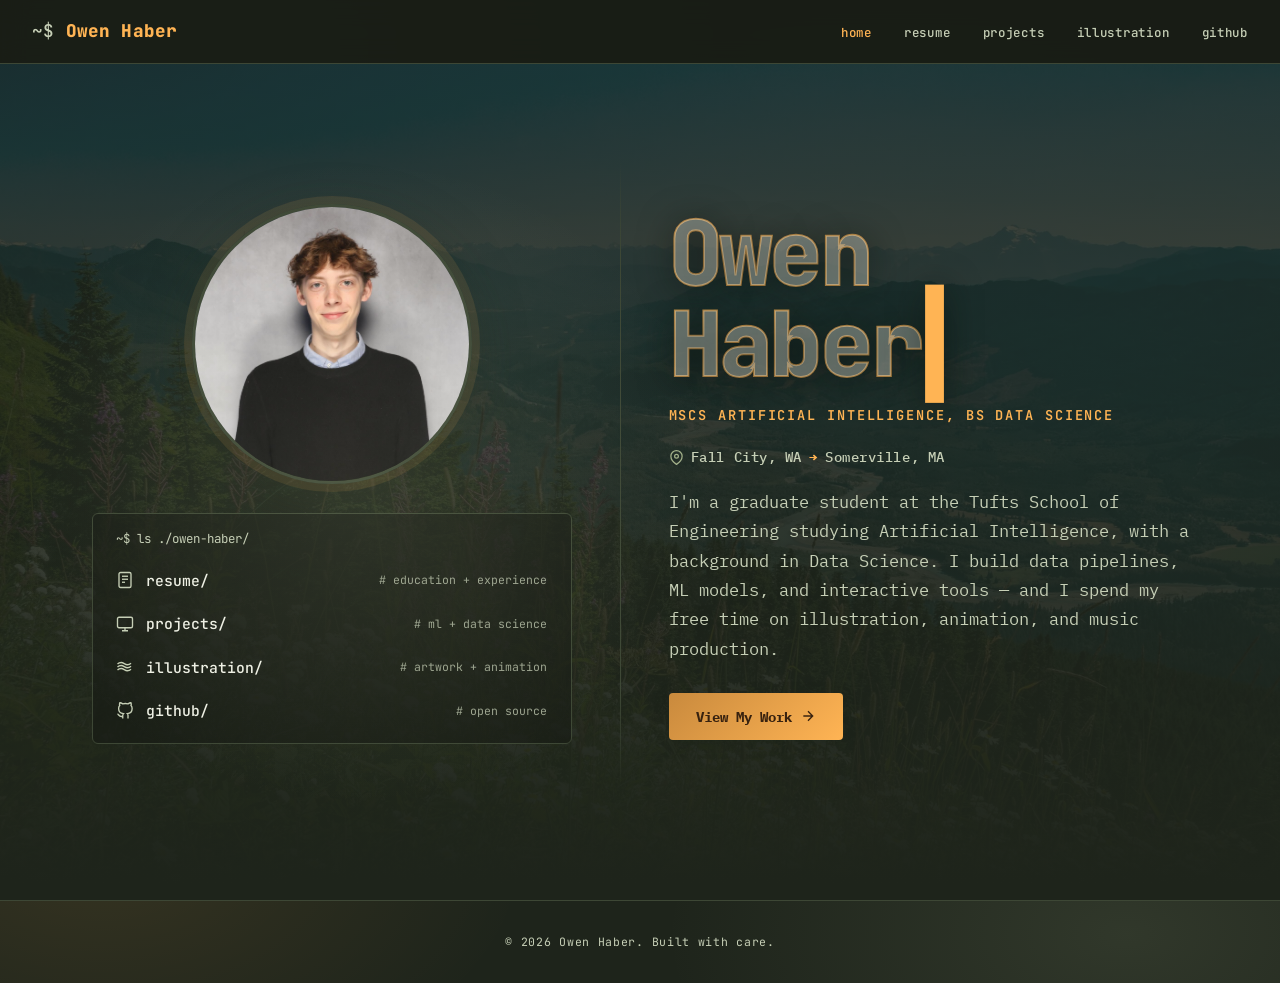
<file: index.html>
<!DOCTYPE html>
<html lang="en">
<head>
  <meta charset="UTF-8" />
  <meta name="viewport" content="width=device-width, initial-scale=1.0" />
  <meta name="description" content="Portfolio of Owen Haber — developer, designer, illustrator." />
  <title>Owen Haber — Portfolio</title>
  <link rel="preconnect" href="https://fonts.googleapis.com" />
  <link rel="preconnect" href="https://fonts.gstatic.com" crossorigin />
  <link href="https://fonts.googleapis.com/css2?family=JetBrains+Mono:wght@400;500;700;800&family=IBM+Plex+Mono:wght@400;500;600&display=swap" rel="stylesheet" />
  <link rel="stylesheet" href="css/style.css?v=26" />
</head>
<body>

  <nav class="nav">
    <a class="nav-logo" href="index.html">Owen Haber</a>
    <ul class="nav-links">
      <li><a href="index.html" class="active">Home</a></li>
      <li><a href="resume.html">Resume</a></li>
      <li><a href="projects.html">Projects</a></li>
      <li><a href="illustrations.html">Illustration</a></li>
      <li><a href="github.html">GitHub</a></li>
    </ul>
  </nav>

  <main class="page">
    <div class="hero-wrap">
    <section class="hero">

      <!-- Left half: photo with a directory listing of sections below -->
      <div class="stage">

        <div class="stage-photo">
          <img src="assets/images/profile_photo.jpeg" alt="Owen Haber" />
        </div>

        <nav class="dir-list" aria-label="Sections">
          <span class="dir-cmd">~$ ls ./owen-haber/</span>

          <a class="dir-row" href="resume.html">
            <svg width="18" height="18" viewBox="0 0 24 24" fill="none" stroke="currentColor" stroke-width="1.8">
              <rect x="4" y="2" width="16" height="20" rx="2"/>
              <line x1="8" y1="7" x2="16" y2="7"/>
              <line x1="8" y1="11" x2="16" y2="11"/>
              <line x1="8" y1="15" x2="12" y2="15"/>
            </svg>
            <span class="dir-name">resume/</span>
            <span class="dir-comment"># education + experience</span>
          </a>

          <a class="dir-row" href="projects.html">
            <svg width="18" height="18" viewBox="0 0 24 24" fill="none" stroke="currentColor" stroke-width="1.8">
              <rect x="2" y="3" width="20" height="14" rx="2"/>
              <path d="M8 21h8M12 17v4"/>
            </svg>
            <span class="dir-name">projects/</span>
            <span class="dir-comment"># ml + data science</span>
          </a>

          <a class="dir-row" href="illustrations.html">
            <svg width="18" height="18" viewBox="0 0 24 24" fill="none" stroke="currentColor" stroke-width="1.8">
              <path d="M2 16s2-2 5-2 5 3 8 3 5-2 5-2"/>
              <path d="M2 12s2-2 5-2 5 3 8 3 5-2 5-2"/>
              <path d="M2 8s2-2 5-2 5 3 8 3 5-2 5-2"/>
            </svg>
            <span class="dir-name">illustration/</span>
            <span class="dir-comment"># artwork + animation</span>
          </a>

          <a class="dir-row" href="github.html">
            <svg width="18" height="18" viewBox="0 0 24 24" fill="none" stroke="currentColor" stroke-width="1.8">
              <path d="M9 19c-5 1.5-5-2.5-7-3m14 6v-3.87a3.37 3.37 0 0 0-.94-2.61c3.14-.35 6.44-1.54 6.44-7A5.44 5.44 0 0 0 20 4.77 5.07 5.07 0 0 0 19.91 1S18.73.65 16 2.48a13.38 13.38 0 0 0-7 0C6.27.65 5.09 1 5.09 1A5.07 5.07 0 0 0 5 4.77a5.44 5.44 0 0 0-1.5 3.78c0 5.42 3.3 6.61 6.44 7A3.37 3.37 0 0 0 9 18.13V22"/>
            </svg>
            <span class="dir-name">github/</span>
            <span class="dir-comment"># open source</span>
          </a>
        </nav>

      </div><!-- /stage -->

      <div class="hero-divider"></div>

      <!-- Bio -->
      <div class="bio">
        <h1 class="bio-name">Owen Haber</h1>
        <p class="bio-title">MSCS Artificial Intelligence, BS Data Science</p>
        <p class="bio-location">
          <svg width="15" height="15" viewBox="0 0 24 24" fill="none" stroke="currentColor" stroke-width="2">
            <path d="M21 10c0 7-9 13-9 13s-9-6-9-13a9 9 0 0 1 18 0z"/><circle cx="12" cy="10" r="3"/>
          </svg>
          Fall City, WA <span class="arrow">&#8594;</span> Somerville, MA
        </p>
        <p class="bio-text">
          I'm a graduate student at the Tufts School of Engineering studying
          Artificial Intelligence, with a background in Data Science. I build data pipelines, ML models, and
          interactive tools — and I spend my free time on illustration, animation,
          and music production.
        </p>
        <a href="resume.html" class="bio-cta">
          View My Work
          <svg width="16" height="16" viewBox="0 0 24 24" fill="none" stroke="currentColor" stroke-width="2">
            <path d="M5 12h14M12 5l7 7-7 7"/>
          </svg>
        </a>
      </div>

    </section>
    </div><!-- /hero-wrap -->
  </main>

  <footer class="footer">
    <p>&copy; <span id="year"></span> Owen Haber. Built with care.</p>
  </footer>

  <script src="js/main.js?v=23"></script>
  <script>
    document.getElementById('year').textContent = new Date().getFullYear();
  </script>
</body>
</html>
</file>
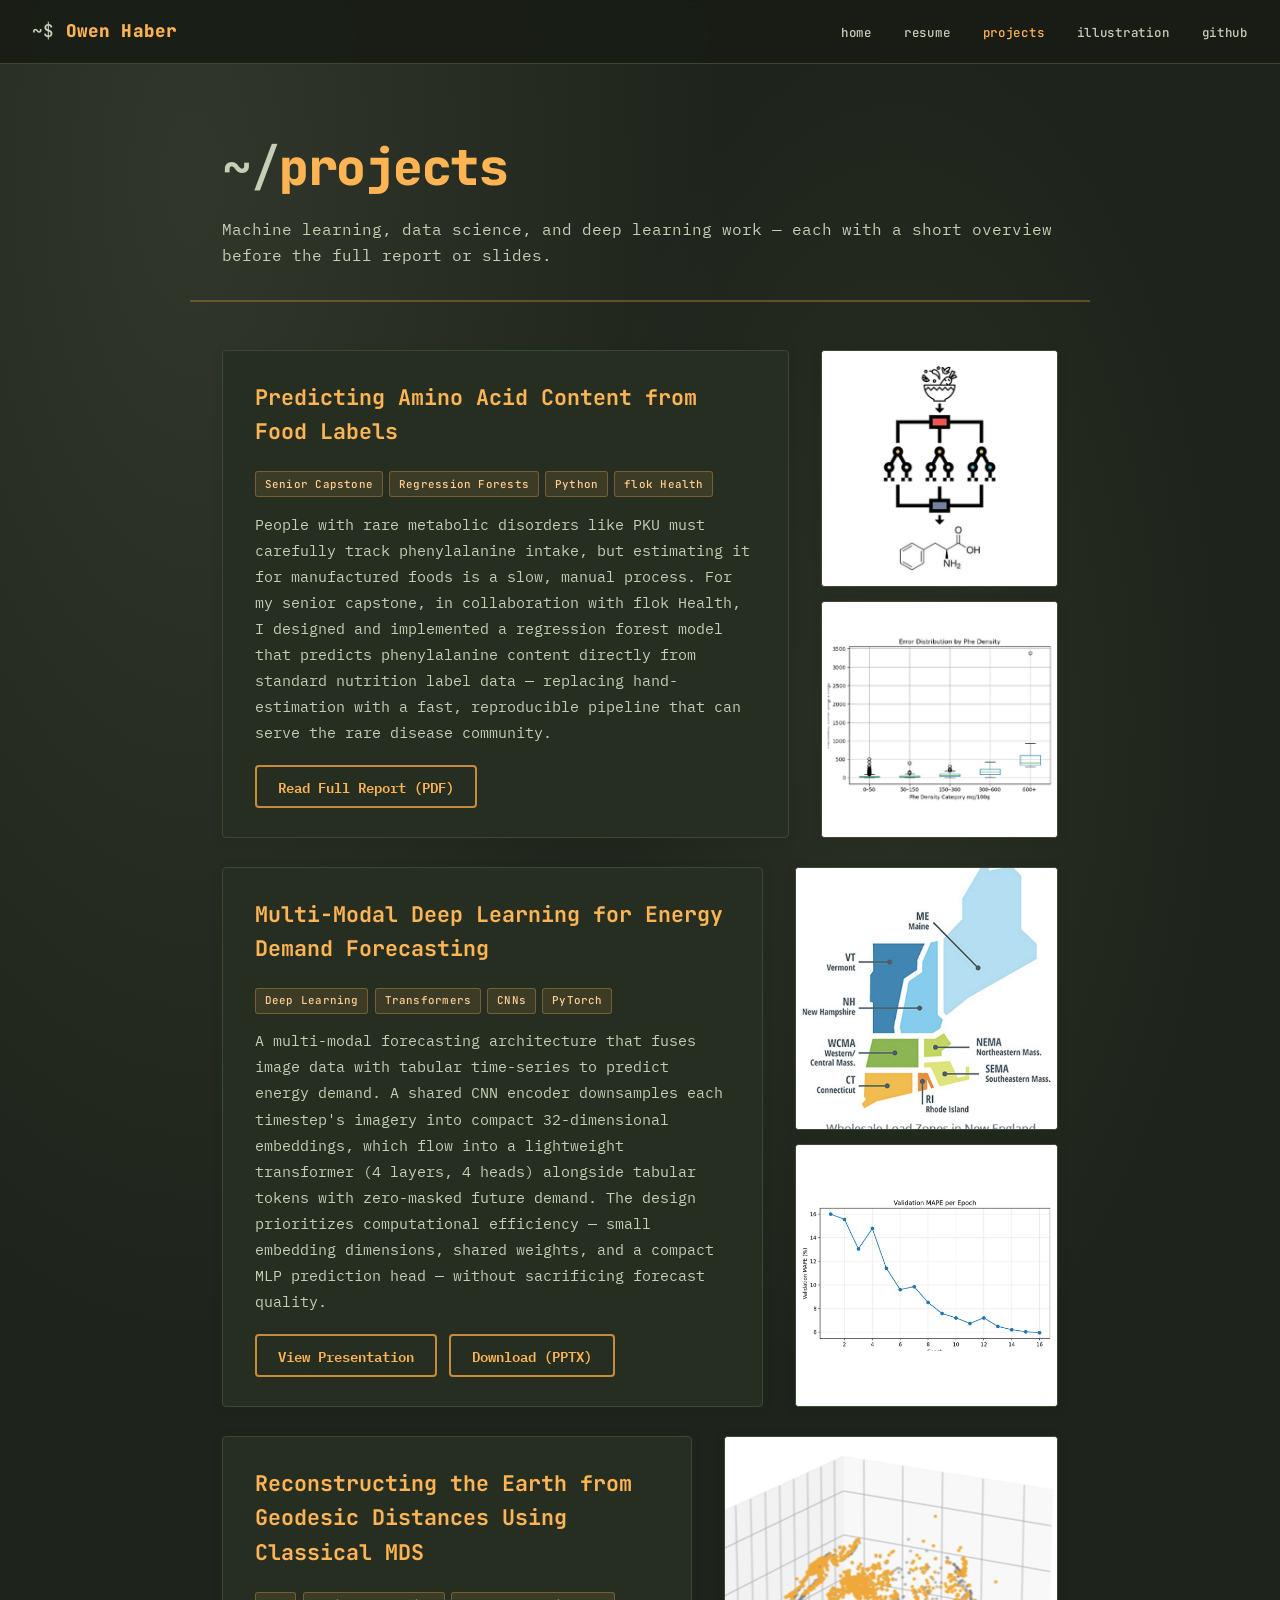
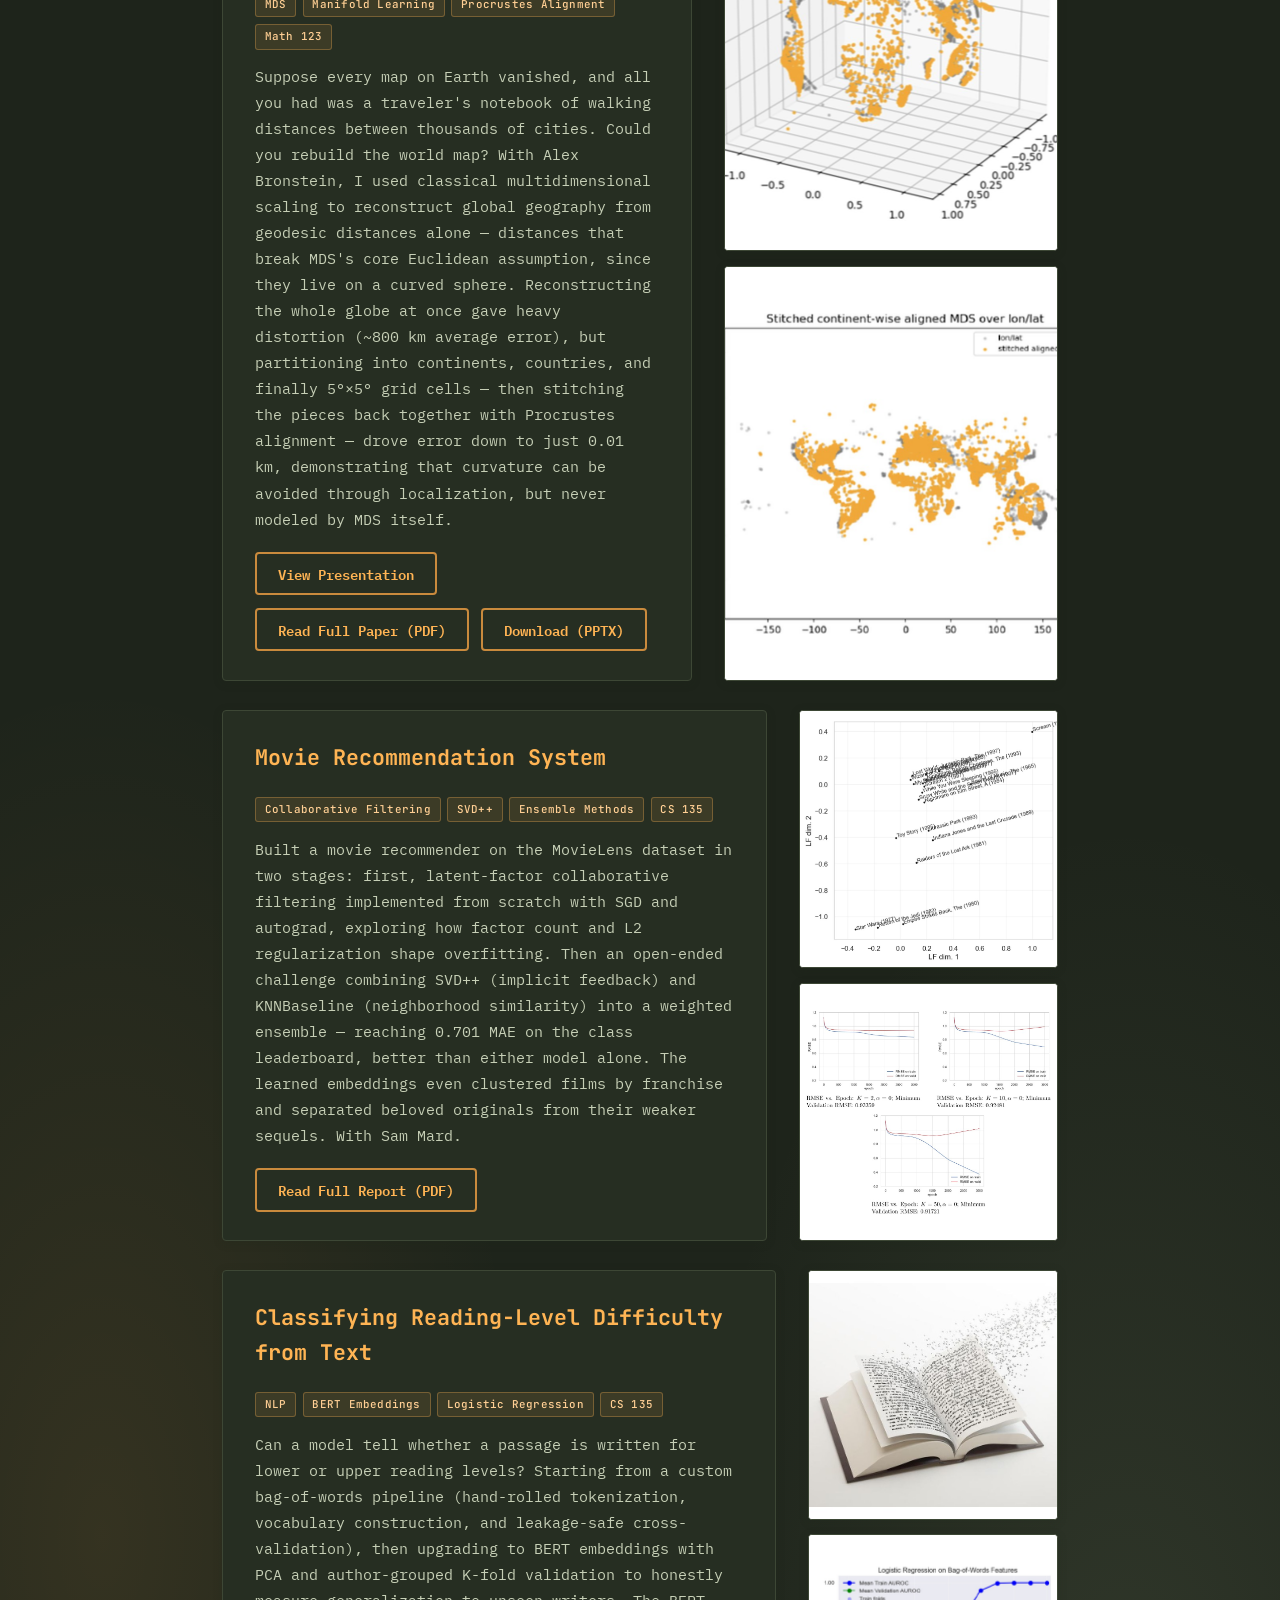
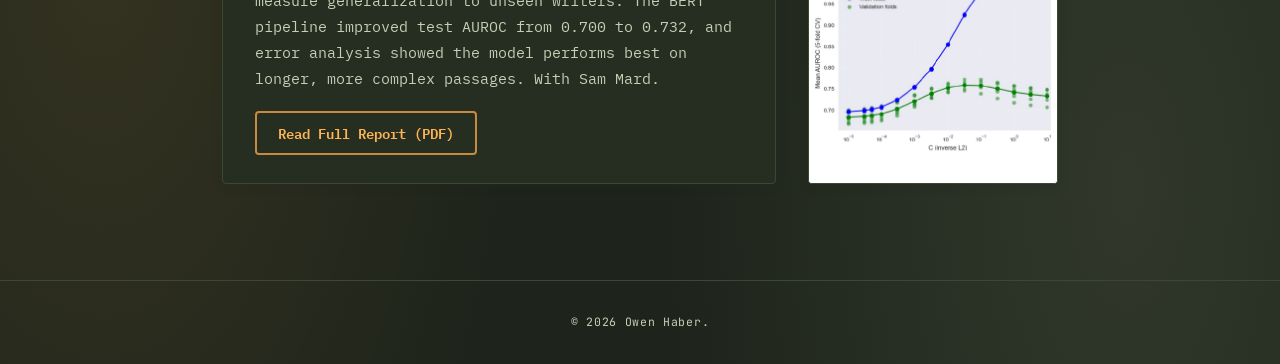
<file: projects.html>
<!DOCTYPE html>
<html lang="en">
<head>
  <meta charset="UTF-8" />
  <meta name="viewport" content="width=device-width, initial-scale=1.0" />
  <meta name="description" content="Projects by Owen Haber" />
  <title>Projects — Owen Haber</title>
  <link rel="preconnect" href="https://fonts.googleapis.com" />
  <link rel="preconnect" href="https://fonts.gstatic.com" crossorigin />
  <link href="https://fonts.googleapis.com/css2?family=JetBrains+Mono:wght@400;500;700;800&family=IBM+Plex+Mono:wght@400;500;600&display=swap" rel="stylesheet" />
  <link rel="stylesheet" href="css/style.css?v=26" />
</head>
<body>

  <nav class="nav">
    <a class="nav-logo" href="index.html">Owen Haber</a>
    <ul class="nav-links">
      <li><a href="index.html">Home</a></li>
      <li><a href="resume.html">Resume</a></li>
      <li><a href="projects.html" class="active">Projects</a></li>
      <li><a href="illustrations.html">Illustration</a></li>
      <li><a href="github.html">GitHub</a></li>
    </ul>
  </nav>

  <main class="page">
    <div class="page-header">
      <h1>Projects</h1>
      <p>Machine learning, data science, and deep learning work — each with a short overview before the full report or slides.</p>
    </div>

    <div class="container">
      <div class="project-list">

        <!-- ── Capstone ── -->
        <article class="project-row"><div class="project-row-main">
          <div class="project-row-head">
            <h3>Predicting Amino Acid Content from Food Labels</h3>
            <div class="project-tags">
              <span class="tag">Senior Capstone</span>
              <span class="tag">Regression Forests</span>
              <span class="tag">Python</span>
              <span class="tag">flok Health</span>
            </div>
          </div>
          <p class="project-overview">
            People with rare metabolic disorders like PKU must carefully track phenylalanine intake,
            but estimating it for manufactured foods is a slow, manual process. For my senior capstone,
            in collaboration with flok Health, I designed and implemented a regression forest model that
            predicts phenylalanine content directly from standard nutrition label data — replacing
            hand-estimation with a fast, reproducible pipeline that can serve the rare disease community.
          </p>
          <div class="project-links">
            <a class="doc-btn" href="assets/projects/capstone-report.pdf" target="_blank" rel="noopener">
              Read Full Report (PDF)
            </a>
          </div>
          </div>
          <div class="project-media-stack">
            <figure class="project-media" data-file="capstone.jpg">
            <img src="assets/projects/photos/capstone.jpg" alt="Amino acid prediction project" loading="lazy"
                 onerror="this.parentElement.classList.add('empty')" />
          </figure>
            <figure class="project-media">
              <img src="assets/projects/photos/capstone-graph.jpg" alt="Error distribution by Phe density — capstone results" loading="lazy" />
            </figure>
          </div>
        </article>

        <!-- ── Energy forecasting ── -->
        <article class="project-row"><div class="project-row-main">
          <div class="project-row-head">
            <h3>Multi-Modal Deep Learning for Energy Demand Forecasting</h3>
            <div class="project-tags">
              <span class="tag">Deep Learning</span>
              <span class="tag">Transformers</span>
              <span class="tag">CNNs</span>
              <span class="tag">PyTorch</span>
            </div>
          </div>
          <p class="project-overview">
            A multi-modal forecasting architecture that fuses image data with tabular time-series to
            predict energy demand. A shared CNN encoder downsamples each timestep's imagery into compact
            32-dimensional embeddings, which flow into a lightweight transformer (4 layers, 4 heads)
            alongside tabular tokens with zero-masked future demand. The design prioritizes computational
            efficiency — small embedding dimensions, shared weights, and a compact MLP prediction head —
            without sacrificing forecast quality.
          </p>
          <div class="project-links">
            <a class="doc-btn view-deck" href="#" data-deck="assets/projects/slides/energy" data-count="9">
              View Presentation
            </a>
            <a class="doc-btn" href="assets/projects/energy-demand-forecasting.pptx" download>
              Download (PPTX)
            </a>
          </div>
          </div>
          <div class="project-media-stack">
            <figure class="project-media" data-file="energy.jpg">
            <img src="assets/projects/photos/energy.jpg" alt="Energy demand forecasting project" loading="lazy"
                 onerror="this.parentElement.classList.add('empty')" />
          </figure>
            <figure class="project-media">
              <img src="assets/projects/photos/energy-graph.jpg" alt="Validation MAPE per epoch — energy model results" loading="lazy" />
            </figure>
          </div>
        </article>

        <!-- ── MDS Global Maps (paper + slides) ── -->
        <article class="project-row"><div class="project-row-main">
          <div class="project-row-head">
            <h3>Reconstructing the Earth from Geodesic Distances Using Classical MDS</h3>
            <div class="project-tags">
              <span class="tag">MDS</span>
              <span class="tag">Manifold Learning</span>
              <span class="tag">Procrustes Alignment</span>
              <span class="tag">Math 123</span>
            </div>
          </div>
          <p class="project-overview">
            Suppose every map on Earth vanished, and all you had was a traveler's notebook of walking
            distances between thousands of cities. Could you rebuild the world map? With Alex Bronstein,
            I used classical multidimensional scaling to reconstruct global geography from geodesic
            distances alone — distances that break MDS's core Euclidean assumption, since they live on a
            curved sphere. Reconstructing the whole globe at once gave heavy distortion (~800 km average
            error), but partitioning into continents, countries, and finally 5°×5° grid cells — then
            stitching the pieces back together with Procrustes alignment — drove error down to just
            0.01 km, demonstrating that curvature can be avoided through localization, but never modeled
            by MDS itself.
          </p>
          <div class="project-links">
            <a class="doc-btn view-deck" href="#" data-deck="assets/projects/slides/mds" data-count="23">
              View Presentation
            </a>
            <a class="doc-btn" href="assets/projects/math123-final.pdf" target="_blank" rel="noopener">
              Read Full Paper (PDF)
            </a>
            <a class="doc-btn" href="assets/projects/mds-global-maps.pptx" download>
              Download (PPTX)
            </a>
          </div>
          </div>
          <div class="project-media-stack">
            <figure class="project-media" data-file="mds.jpg">
            <img src="assets/projects/photos/mds.jpg" alt="MDS global map reconstruction project" loading="lazy"
                 onerror="this.parentElement.classList.add('empty')" />
          </figure>
            <figure class="project-media">
              <img src="assets/projects/photos/mds-graph.jpg" alt="Stitched continent-wise MDS world reconstruction" loading="lazy" />
            </figure>
          </div>
        </article>

        <!-- ── Movie recommendations ── -->
        <article class="project-row"><div class="project-row-main">
          <div class="project-row-head">
            <h3>Movie Recommendation System</h3>
            <div class="project-tags">
              <span class="tag">Collaborative Filtering</span>
              <span class="tag">SVD++</span>
              <span class="tag">Ensemble Methods</span>
              <span class="tag">CS 135</span>
            </div>
          </div>
          <p class="project-overview">
            Built a movie recommender on the MovieLens dataset in two stages: first, latent-factor
            collaborative filtering implemented from scratch with SGD and autograd, exploring how factor
            count and L2 regularization shape overfitting. Then an open-ended challenge combining SVD++
            (implicit feedback) and KNNBaseline (neighborhood similarity) into a weighted ensemble —
            reaching 0.701 MAE on the class leaderboard, better than either model alone. The learned
            embeddings even clustered films by franchise and separated beloved originals from their
            weaker sequels. With Sam Mard.
          </p>
          <div class="project-links">
            <a class="doc-btn" href="assets/projects/movie-recommendations.pdf" target="_blank" rel="noopener">
              Read Full Report (PDF)
            </a>
          </div>
          </div>
          <div class="project-media-stack">
            <figure class="project-media" data-file="movie-recs.jpg">
            <img src="assets/projects/photos/movie-recs.jpg" alt="Movie recommendation system project" loading="lazy" style="object-position:12% 50%"
                 onerror="this.parentElement.classList.add('empty')" />
          </figure>
            <figure class="project-media">
              <img src="assets/projects/photos/movie-recs-graph.jpg" alt="RMSE training curves across factor counts" loading="lazy" />
            </figure>
          </div>
        </article>

        <!-- ── Reading level classification ── -->
        <article class="project-row"><div class="project-row-main">
          <div class="project-row-head">
            <h3>Classifying Reading-Level Difficulty from Text</h3>
            <div class="project-tags">
              <span class="tag">NLP</span>
              <span class="tag">BERT Embeddings</span>
              <span class="tag">Logistic Regression</span>
              <span class="tag">CS 135</span>
            </div>
          </div>
          <p class="project-overview">
            Can a model tell whether a passage is written for lower or upper reading levels? Starting
            from a custom bag-of-words pipeline (hand-rolled tokenization, vocabulary construction, and
            leakage-safe cross-validation), then upgrading to BERT embeddings with PCA and author-grouped
            K-fold validation to honestly measure generalization to unseen writers. The BERT pipeline
            improved test AUROC from 0.700 to 0.732, and error analysis showed the model performs best on
            longer, more complex passages. With Sam Mard.
          </p>
          <div class="project-links">
            <a class="doc-btn" href="assets/projects/reading-level-classification.pdf" target="_blank" rel="noopener">
              Read Full Report (PDF)
            </a>
          </div>
          </div>
          <div class="project-media-stack">
            <figure class="project-media" data-file="reading-level.jpg">
            <img src="assets/projects/photos/reading-level.jpg" alt="Reading-level classification project" loading="lazy"
                 onerror="this.parentElement.classList.add('empty')" />
          </figure>
            <figure class="project-media">
              <img src="assets/projects/photos/reading-level-graph.jpg" alt="AUROC vs regularization strength" loading="lazy" />
            </figure>
          </div>
        </article>

      </div>
    </div>
  </main>

  <footer class="footer">
    <p>&copy; <span id="year"></span> Owen Haber.</p>
  </footer>

  <script src="js/main.js?v=23"></script>
  <script>document.getElementById('year').textContent = new Date().getFullYear();</script>
</body>
</html>
</file>
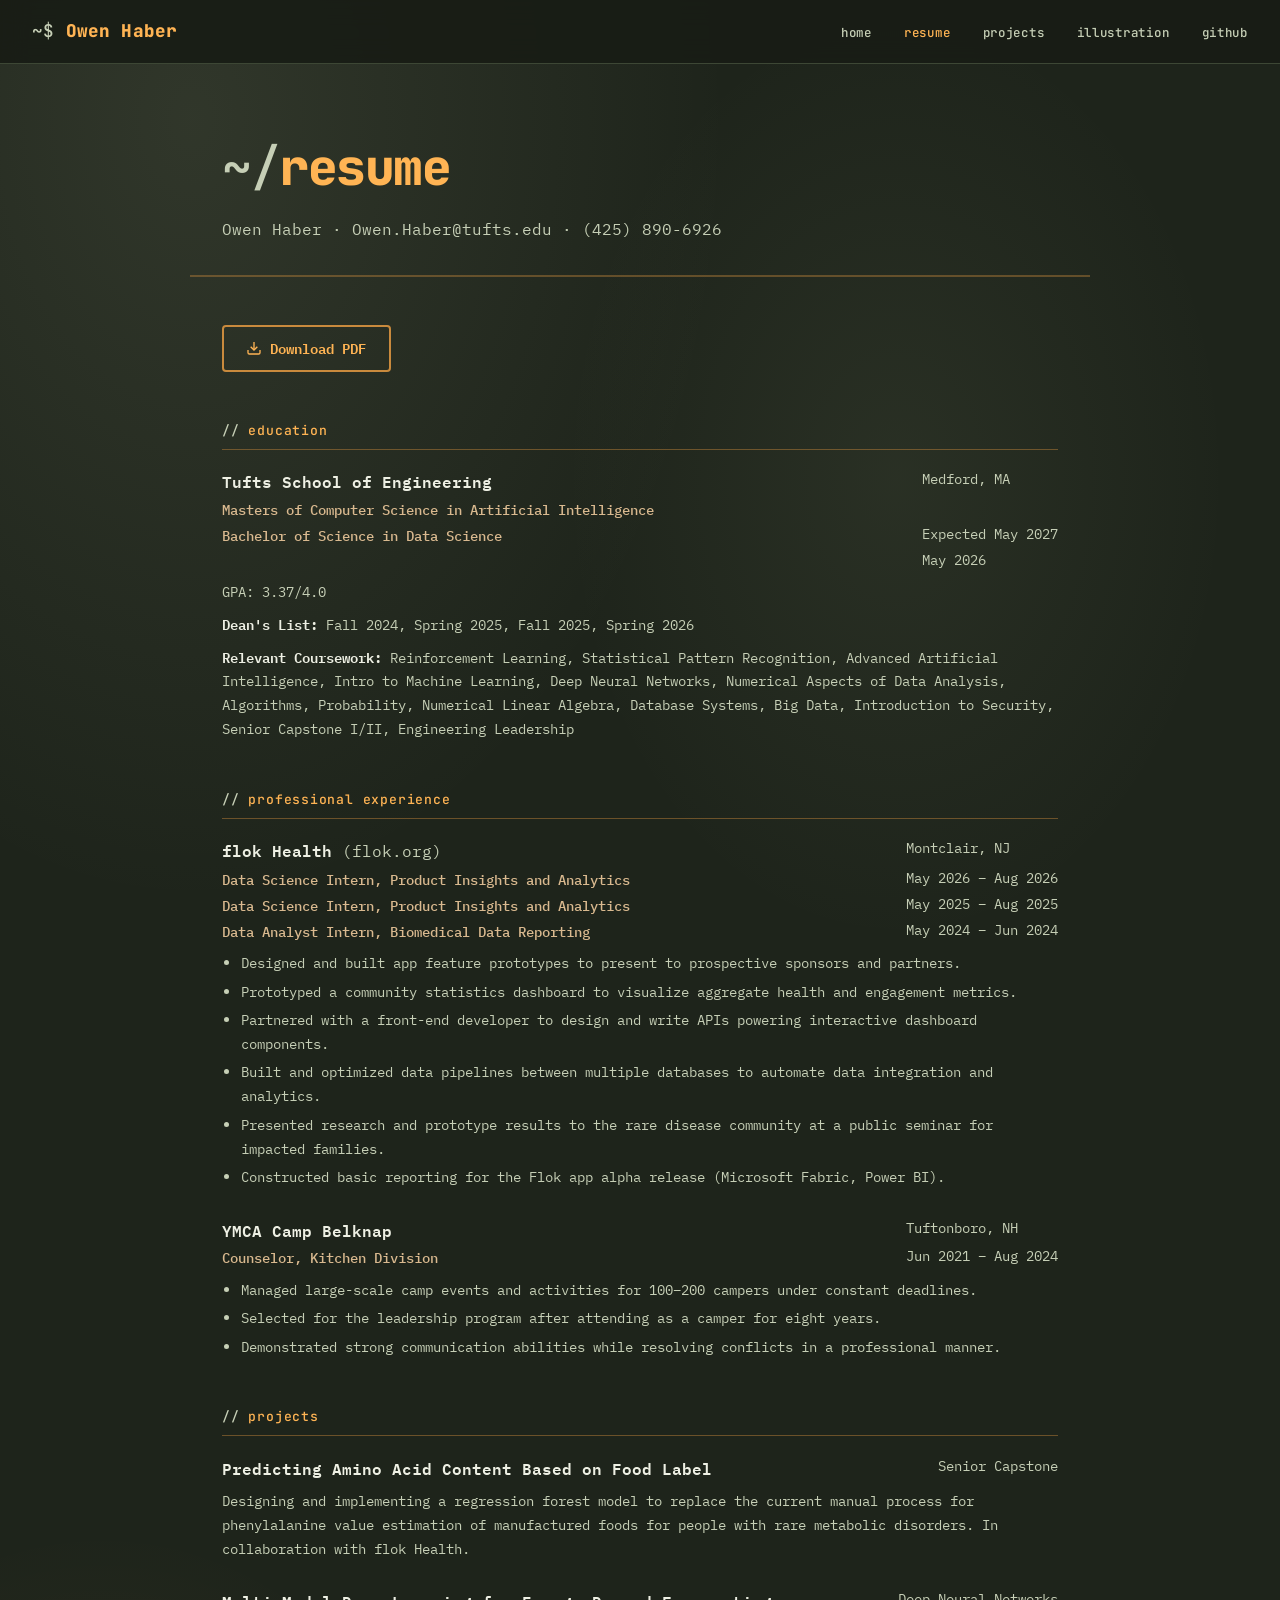
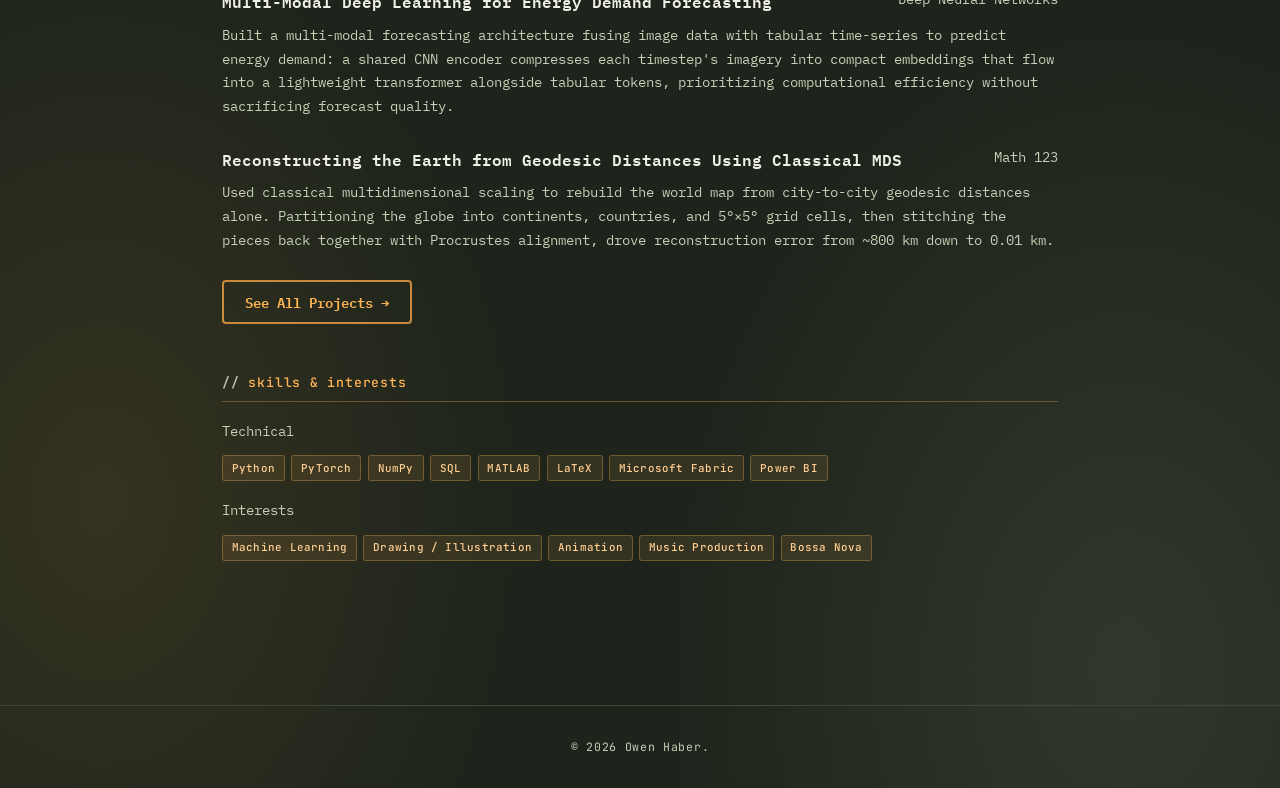
<file: resume.html>
<!DOCTYPE html>
<html lang="en">
<head>
  <meta charset="UTF-8" />
  <meta name="viewport" content="width=device-width, initial-scale=1.0" />
  <meta name="description" content="Resume of Owen Haber" />
  <title>Resume — Owen Haber</title>
  <link rel="preconnect" href="https://fonts.googleapis.com" />
  <link rel="preconnect" href="https://fonts.gstatic.com" crossorigin />
  <link href="https://fonts.googleapis.com/css2?family=JetBrains+Mono:wght@400;500;700;800&family=IBM+Plex+Mono:wght@400;500;600&display=swap" rel="stylesheet" />
  <link rel="stylesheet" href="css/style.css?v=26" />
</head>
<body>

  <nav class="nav">
    <a class="nav-logo" href="index.html">Owen Haber</a>
    <ul class="nav-links">
      <li><a href="index.html">Home</a></li>
      <li><a href="resume.html" class="active">Resume</a></li>
      <li><a href="projects.html">Projects</a></li>
      <li><a href="illustrations.html">Illustration</a></li>
      <li><a href="github.html">GitHub</a></li>
    </ul>
  </nav>

  <main class="page">
    <div class="page-header">
      <h1>Resume</h1>
      <p>Owen Haber · Owen.Haber@tufts.edu · (425) 890-6926</p>
    </div>

    <div class="container">

      <a class="resume-download" href="assets/resume.pdf" download>
        <svg width="16" height="16" viewBox="0 0 24 24" fill="none" stroke="currentColor" stroke-width="2">
          <path d="M21 15v4a2 2 0 0 1-2 2H5a2 2 0 0 1-2-2v-4"/>
          <polyline points="7 10 12 15 17 10"/><line x1="12" y1="15" x2="12" y2="3"/>
        </svg>
        Download PDF
      </a>

      <!-- Education -->
      <section class="resume-section">
        <h2>Education</h2>

        <div class="resume-item">
          <span class="resume-item-title">Tufts School of Engineering</span>
          <span class="resume-item-date">Medford, MA</span>
          <span class="resume-item-sub">Masters of Computer Science in Artificial Intelligence</span>
          <span class="resume-item-date" style="grid-column:2;grid-row:3">Expected May 2027</span>
          <span class="resume-item-sub" style="grid-column:1">Bachelor of Science in Data Science</span>
          <span class="resume-item-date" style="grid-column:2">May 2026</span>
          <p class="resume-item-desc">GPA: 3.37/4.0</p>
          <p class="resume-item-desc">
            <strong style="color:var(--text);font-weight:600">Dean's List:</strong>
            Fall 2024, Spring 2025, Fall 2025, Spring 2026
          </p>
          <p class="resume-item-desc">
            <strong style="color:var(--text);font-weight:600">Relevant Coursework:</strong>
            Reinforcement Learning, Statistical Pattern Recognition, Advanced Artificial Intelligence,
            Intro to Machine Learning, Deep Neural Networks, Numerical Aspects of Data Analysis,
            Algorithms, Probability, Numerical Linear Algebra, Database Systems, Big Data,
            Introduction to Security, Senior Capstone I/II, Engineering Leadership
          </p>
        </div>
      </section>

      <!-- Experience -->
      <section class="resume-section">
        <h2>Professional Experience</h2>

        <div class="resume-item">
          <span class="resume-item-title">flok Health <span style="font-weight:400;color:var(--muted)">(flok.org)</span></span>
          <span class="resume-item-date">Montclair, NJ</span>
          <span class="resume-item-sub">Data Science Intern, Product Insights and Analytics</span>
          <span class="resume-item-date">May 2026 – Aug 2026</span>
          <span class="resume-item-sub">Data Science Intern, Product Insights and Analytics</span>
          <span class="resume-item-date">May 2025 – Aug 2025</span>
          <span class="resume-item-sub">Data Analyst Intern, Biomedical Data Reporting</span>
          <span class="resume-item-date">May 2024 – Jun 2024</span>
          <ul class="resume-item-desc" style="padding-left:1.2rem;display:flex;flex-direction:column;gap:0.3rem">
            <li>Designed and built app feature prototypes to present to prospective sponsors and partners.</li>
            <li>Prototyped a community statistics dashboard to visualize aggregate health and engagement metrics.</li>
            <li>Partnered with a front-end developer to design and write APIs powering interactive dashboard components.</li>
            <li>Built and optimized data pipelines between multiple databases to automate data integration and analytics.</li>
            <li>Presented research and prototype results to the rare disease community at a public seminar for impacted families.</li>
            <li>Constructed basic reporting for the Flok app alpha release (Microsoft Fabric, Power BI).</li>
          </ul>
        </div>

        <div class="resume-item">
          <span class="resume-item-title">YMCA Camp Belknap</span>
          <span class="resume-item-date">Tuftonboro, NH</span>
          <span class="resume-item-sub">Counselor, Kitchen Division</span>
          <span class="resume-item-date">Jun 2021 – Aug 2024</span>
          <ul class="resume-item-desc" style="padding-left:1.2rem;display:flex;flex-direction:column;gap:0.3rem">
            <li>Managed large-scale camp events and activities for 100–200 campers under constant deadlines.</li>
            <li>Selected for the leadership program after attending as a camper for eight years.</li>
            <li>Demonstrated strong communication abilities while resolving conflicts in a professional manner.</li>
          </ul>
        </div>
      </section>

      <!-- Projects -->
      <section class="resume-section">
        <h2>Projects</h2>
        <div class="resume-item">
          <span class="resume-item-title">Predicting Amino Acid Content Based on Food Label</span>
          <span class="resume-item-date">Senior Capstone</span>
          <p class="resume-item-desc">
            Designing and implementing a regression forest model to replace the current manual process for
            phenylalanine value estimation of manufactured foods for people with rare metabolic disorders.
            In collaboration with flok Health.
          </p>
        </div>

        <div class="resume-item">
          <span class="resume-item-title">Multi-Modal Deep Learning for Energy Demand Forecasting</span>
          <span class="resume-item-date">Deep Neural Networks</span>
          <p class="resume-item-desc">
            Built a multi-modal forecasting architecture fusing image data with tabular time-series to
            predict energy demand: a shared CNN encoder compresses each timestep's imagery into compact
            embeddings that flow into a lightweight transformer alongside tabular tokens, prioritizing
            computational efficiency without sacrificing forecast quality.
          </p>
        </div>

        <div class="resume-item">
          <span class="resume-item-title">Reconstructing the Earth from Geodesic Distances Using Classical MDS</span>
          <span class="resume-item-date">Math 123</span>
          <p class="resume-item-desc">
            Used classical multidimensional scaling to rebuild the world map from city-to-city geodesic
            distances alone. Partitioning the globe into continents, countries, and 5°×5° grid cells,
            then stitching the pieces back together with Procrustes alignment, drove reconstruction
            error from ~800 km down to 0.01 km.
          </p>
        </div>

        <div class="project-links" style="margin-top:1.2rem">
          <a class="doc-btn" href="projects.html">See All Projects →</a>
        </div>
      </section>

      <!-- Skills -->
      <section class="resume-section">
        <h2>Skills &amp; Interests</h2>
        <p style="color:var(--muted);font-size:0.85rem;margin-bottom:0.8rem">Technical</p>
        <div class="project-tags" style="margin-top:0;margin-bottom:1.2rem">
          <span class="tag">Python</span>
          <span class="tag">PyTorch</span>
          <span class="tag">NumPy</span>
          <span class="tag">SQL</span>
          <span class="tag">MATLAB</span>
          <span class="tag">LaTeX</span>
          <span class="tag">Microsoft Fabric</span>
          <span class="tag">Power BI</span>
        </div>
        <p style="color:var(--muted);font-size:0.85rem;margin-bottom:0.8rem">Interests</p>
        <div class="project-tags" style="margin-top:0">
          <span class="tag">Machine Learning</span>
          <span class="tag">Drawing / Illustration</span>
          <span class="tag">Animation</span>
          <span class="tag">Music Production</span>
          <span class="tag">Bossa Nova</span>
        </div>
      </section>

    </div>
  </main>

  <footer class="footer">
    <p>&copy; <span id="year"></span> Owen Haber.</p>
  </footer>

  <script src="js/main.js?v=23"></script>
  <script>document.getElementById('year').textContent = new Date().getFullYear();</script>
</body>
</html>
</file>
<file: css/style.css>
/* ============================================================
   ROOT & RESET — Pacific Northwest theme
   ============================================================ */
*, *::before, *::after { box-sizing: border-box; margin: 0; padding: 0; }

:root {
  --bg:        #1e241b;   /* near-black forest — terminal ground */
  --surface:   #262e22;   /* panel */
  --border:    #3d4735;   /* panel border */
  --accent:    #c2cf9f;   /* light moss */
  --accent2:   #a3b18a;   /* lichen green */
  --lichen:    #d4dbb2;   /* pale lichen highlight */
  --wood:      #b08968;   /* light wood */
  --wood-dark: #5e4326;   /* bark brown */
  --wood-ring: #9c6644;   /* ring brown */
  --amber:      #ffb454;  /* phosphor amber — primary accent */
  --amber-deep: #c98a3d;  /* dimmed amber for fills and borders */
  --text:      #eef0e4;   /* warm off-white */
  --muted:     #c6cfb6;   /* muted sage */
  --firefly:   #ffe08a;   /* firefly yellow */
  --radius:    4px;
  --nav-h:     64px;
  --font-display: 'JetBrains Mono', 'Cascadia Code', ui-monospace, monospace;
  --font-body: 'IBM Plex Mono', ui-monospace, monospace;
  --font-mono: 'JetBrains Mono', ui-monospace, monospace;
  --ease: cubic-bezier(0.25, 0.6, 0.35, 1);
}

/* Selection + focus: part of the identity, not browser defaults */
::selection {
  background: var(--amber);
  color: #38220f;
}

:focus-visible {
  outline: 2px solid var(--firefly);
  outline-offset: 3px;
  border-radius: 4px;
}

@media (prefers-reduced-motion: reduce) {
  *, *::before, *::after {
    transition-duration: 0.01ms !important;
    animation-duration: 0.01ms !important;
    scroll-behavior: auto !important;
  }
}

html { scroll-behavior: smooth; }

/* ============================================================
   PAGE TRANSITIONS
   Cross-document view transitions: the nav and footer persist
   while the page content slide-fades between pages.
   ============================================================ */
@view-transition { navigation: auto; }

.nav    { view-transition-name: site-nav; }
.footer { view-transition-name: site-footer; }

::view-transition-old(root) {
  animation: vt-leave 240ms var(--ease) both;
}

::view-transition-new(root) {
  animation: vt-enter 340ms var(--ease) both;
}

@keyframes vt-leave {
  to { opacity: 0; transform: translateY(-14px); }
}

@keyframes vt-enter {
  from { opacity: 0; transform: translateY(18px); }
}

/* Fallback: JS adds .page-fade when no view transition ran
   (unsupported browser, or the transition was skipped) */
html.page-fade .page { animation: page-enter 460ms var(--ease) both; }

/* Inner-page content rises in a beat behind the header */
html.page-fade .project-row,
html.page-fade .resume-section,
html.page-fade .illus-section,
html.page-fade .github-hero {
  animation: page-enter 500ms var(--ease) both;
}
html.page-fade .project-row:nth-child(1),
html.page-fade .resume-section:nth-of-type(1),
html.page-fade .illus-section:nth-of-type(1) { animation-delay: 0.08s; }
html.page-fade .project-row:nth-child(2),
html.page-fade .resume-section:nth-of-type(2),
html.page-fade .illus-section:nth-of-type(2) { animation-delay: 0.15s; }
html.page-fade .project-row:nth-child(3),
html.page-fade .resume-section:nth-of-type(3),
html.page-fade .illus-section:nth-of-type(3) { animation-delay: 0.22s; }
html.page-fade .project-row:nth-child(4),
html.page-fade .resume-section:nth-of-type(4) { animation-delay: 0.29s; }
html.page-fade .project-row:nth-child(n+5) { animation-delay: 0.36s; }

@keyframes page-enter {
  from { opacity: 0; transform: translateY(14px); }
}

@media (prefers-reduced-motion: reduce) {
  ::view-transition-old(root),
  ::view-transition-new(root),
  ::view-transition-group(*) {
    animation: none !important;
  }
}

body {
  background: var(--bg);
  /* mossy/lichen washes over dark sage */
  background-image:
    radial-gradient(ellipse 70% 55% at 15% 5%, rgba(212,219,178,0.10) 0%, transparent 60%),
    radial-gradient(ellipse 60% 45% at 88% 95%, rgba(163,177,138,0.14) 0%, transparent 60%),
    radial-gradient(ellipse 40% 30% at 70% 20%, rgba(194,207,159,0.07) 0%, transparent 65%),
    radial-gradient(ellipse 55% 40% at 8% 88%, rgba(255,180,84,0.10) 0%, transparent 60%);
  color: var(--text);
  font-family: var(--font-body);
  font-size: 16px;
  line-height: 1.6;
  min-height: 100vh;
  -webkit-font-smoothing: antialiased;
}

a { color: var(--accent); text-decoration: none; }
a:hover { color: var(--accent2); }
img { max-width: 100%; display: block; }

/* ============================================================
   TOP NAV
   ============================================================ */
.nav {
  position: fixed;
  top: 0; left: 0; right: 0;
  height: var(--nav-h);
  background: rgba(24,29,21,0.92);
  backdrop-filter: blur(12px);
  border-bottom: 1px solid var(--border);
  display: flex;
  align-items: center;
  justify-content: space-between;
  padding: 0 2rem;
  z-index: 100;
}

.nav-logo {
  font-family: var(--font-display);
  font-weight: 800;
  font-size: 1.1rem;
  letter-spacing: 0.01em;
  color: var(--amber);
}

/* terminal prompt in front of the logo */
.nav-logo::before {
  content: '~$ ';
  color: var(--muted);
  font-weight: 500;
}

.nav-logo:hover { color: var(--lichen); }

.nav-links {
  display: flex;
  gap: 2rem;
  list-style: none;
}

.nav-links a {
  color: var(--muted);
  font-family: var(--font-mono);
  font-size: 0.78rem;
  font-weight: 500;
  letter-spacing: 0.06em;
  text-transform: lowercase;
  transition: color 0.2s;
}

.nav-links a:hover { color: var(--text); }
.nav-links a.active { color: var(--amber); }

/* ============================================================
   PAGE WRAPPER
   ============================================================ */
.page {
  padding-top: var(--nav-h);
  min-height: 100vh;
}

/* ============================================================
   HERO — HOME
   ============================================================ */
/* Full-bleed mountain backdrop behind the hero */
.hero-wrap {
  position: relative;
  background:
    linear-gradient(rgba(30,36,27,0.84), rgba(30,36,27,0.9) 60%, var(--bg) 98%),
    url('../assets/images/hero-bg.png') center 35% / cover no-repeat;
}

.hero {
  display: flex;
  flex-direction: row;
  align-items: center;
  justify-content: center;
  gap: 3rem;
  min-height: calc(100vh - var(--nav-h));
  padding: 3rem 3rem 4rem;
  text-align: left;
  position: relative;
  max-width: 1400px;
  margin: 0 auto;
}

/* Soft moss glow behind the stage (left side) */
.hero::before {
  content: '';
  position: absolute;
  inset: 0;
  background: radial-gradient(ellipse 40% 55% at 28% 50%, rgba(212,219,178,0.12) 0%, transparent 70%);
  pointer-events: none;
}

/* ---- Stage: circular photo with a directory listing below ---- */
.stage {
  display: flex;
  flex-direction: column;
  align-items: center;
  gap: 1.8rem;
  width: min(480px, 42vw);
  flex-shrink: 0;
}

/* Circular photo up top */
.stage-photo {
  width: min(280px, 26vw);
  aspect-ratio: 1;
  border-radius: 50%;
  overflow: hidden;
  border: 3px solid var(--border);
  box-shadow:
    0 0 0 8px rgba(255,180,84,0.10),
    0 16px 50px rgba(30,38,26,0.5);
  transition: box-shadow 0.3s;
}

.stage-photo:hover {
  box-shadow:
    0 0 0 8px rgba(255,180,84,0.2),
    0 20px 60px rgba(30,38,26,0.6);
}

.stage-photo img {
  width: 100%;
  height: 100%;
  object-fit: cover;
}

/* Thin divider line between the two halves */
.hero-divider {
  align-self: stretch;
  width: 1px;
  background: linear-gradient(180deg, transparent, var(--border) 15%, var(--border) 85%, transparent);
  margin: 3rem 0;
}

/* ---- Directory listing: the four sections as ls output ---- */
.dir-list {
  width: 100%;
  background: rgba(24,29,21,0.72);
  border: 1px solid var(--border);
  border-radius: 6px;
  padding: 0.9rem 0.9rem 0.7rem;
  display: flex;
  flex-direction: column;
  gap: 0.15rem;
  font-family: var(--font-mono);
}

.dir-cmd {
  color: var(--muted);
  font-size: 0.78rem;
  padding: 0 0.6rem;
  margin-bottom: 0.55rem;
  animation: row-in 0.4s var(--ease) 0.1s both;
}

.dir-row {
  display: flex;
  align-items: center;
  gap: 0.7rem;
  padding: 0.55rem 0.6rem;
  border-radius: 4px;
  color: var(--text);
  font-size: 0.92rem;
  transition: background 0.15s, color 0.15s, transform 0.15s;
  /* output lines print in one after another */
  animation: row-in 0.45s var(--ease) both;
}

.dir-row:nth-of-type(1) { animation-delay: 0.25s; }
.dir-row:nth-of-type(2) { animation-delay: 0.4s;  }
.dir-row:nth-of-type(3) { animation-delay: 0.55s; }
.dir-row:nth-of-type(4) { animation-delay: 0.7s;  }

@keyframes row-in {
  from { opacity: 0; transform: translateX(-16px); }
}

.dir-row svg {
  flex-shrink: 0;
  color: var(--muted);
  transition: color 0.15s;
}

.dir-name { font-weight: 500; }

.dir-comment {
  margin-left: auto;
  color: var(--muted);
  font-size: 0.72rem;
  opacity: 0.75;
  white-space: nowrap;
}

.dir-row:hover {
  background: rgba(255,180,84,0.1);
  color: var(--amber);
  transform: translateX(4px);
}

.dir-row:hover svg { color: var(--amber); }

/* Center photo — big wood-slice frame */
.center-photo {
  position: absolute;
  top: 50%; left: 50%;
  transform: translate(-50%, -50%);
  width: 46%;
  height: 46%;
  border-radius: 50%;
  overflow: hidden;
  /* bark edge + inner sapwood ring */
  border: 12px solid transparent;
  background:
    linear-gradient(var(--surface), var(--surface)) padding-box,
    conic-gradient(
      #5e4326 0deg, #6f4e2c 20deg, #4d3620 45deg, #705234 70deg,
      #5a3f24 100deg, #6b4b2e 130deg, #503823 160deg, #745536 195deg,
      #5e4326 225deg, #6f4e2c 255deg, #4d3620 285deg, #705234 315deg,
      #5e4326 345deg, #5e4326 360deg
    ) border-box;
  box-shadow:
    inset 0 0 0 6px #e6c99e,
    0 12px 45px rgba(30,38,26,0.5);
  z-index: 2;
  transition: box-shadow 0.3s;
}

.center-photo:hover {
  box-shadow:
    inset 0 0 0 6px #e6c99e,
    0 16px 60px rgba(212,219,178,0.3);
}

.center-photo img {
  width: 100%; height: 100%;
  object-fit: cover;
}

/* Photo placeholder */
.photo-placeholder {
  width: 100%; height: 100%;
  display: flex;
  flex-direction: column;
  align-items: center;
  justify-content: center;
  gap: 0.4rem;
  color: var(--muted);
  font-size: 0.8rem;
  text-align: center;
  padding: 0.5rem;
  cursor: pointer;
  transition: color 0.2s;
}

.photo-placeholder svg { opacity: 0.5; }
.photo-placeholder:hover { color: var(--accent); }
.photo-placeholder:hover svg { opacity: 0.9; }

/* ---- Wood-round icon nodes ----
   Realistic cut-log look built in two layers:
   1. The node itself is the BARK — an irregular conic
      gradient of dark browns/grays so the rim looks rough.
   2. ::before is the inner sapwood/heartwood face with
      growth rings perfectly centered.                   */
.neuron-node {
  position: absolute;
  display: flex;
  flex-direction: column;
  align-items: center;
  justify-content: center;
  gap: 5px;
  border-radius: 50%;
  color: #4a3520;
  font-size: 0.68rem;
  font-weight: 700;
  letter-spacing: 0.07em;
  text-transform: uppercase;
  z-index: 2;
  /* bark rim: uneven blotches of brown around the circumference */
  background:
    conic-gradient(
      #5e4326 0deg, #6f4e2c 14deg, #4d3620 33deg, #705234 52deg,
      #5a3f24 71deg, #6b4b2e 95deg, #503823 118deg, #745536 141deg,
      #5e4326 162deg, #6f4e2c 185deg, #4d3620 209deg, #705234 231deg,
      #5a3f24 255deg, #6b4b2e 278deg, #503823 300deg, #745536 322deg,
      #5e4326 344deg, #5e4326 360deg
    );
  box-shadow:
    0 8px 20px rgba(30,38,26,0.45),
    inset 0 2px 4px rgba(255,255,255,0.15);
  transition: transform 0.25s, box-shadow 0.25s, color 0.25s;
  /* positioned & sized by JS */
}

/* Inner wood face with centered growth rings */
.neuron-node::before {
  content: '';
  position: absolute;
  inset: 9%;
  border-radius: 50%;
  background:
    /* fine radial cracks */
    repeating-conic-gradient(
      rgba(122,84,50,0.12) 0deg, rgba(122,84,50,0.12) 1deg,
      transparent 1deg, transparent 24deg
    ),
    /* centered growth rings, tighter near the middle */
    repeating-radial-gradient(
      circle at 50% 50%,
      rgba(148,100,62,0.35) 0px,
      rgba(148,100,62,0.35) 1.5px,
      transparent 1.5px,
      transparent 7px
    ),
    repeating-radial-gradient(
      circle at 50% 50%,
      rgba(120,78,45,0.18) 0px,
      rgba(120,78,45,0.18) 3px,
      transparent 3px,
      transparent 17px
    ),
    /* heartwood -> sapwood: darker core, pale outer ring */
    radial-gradient(
      circle at 50% 50%,
      #c99e6e 0%, #d4ab7c 22%, #ddb98c 45%,
      #e6c99e 68%, #efdcb4 86%, #f2e3c0 100%
    );
  box-shadow:
    inset 0 2px 6px rgba(94,67,38,0.35),
    inset 0 -2px 5px rgba(94,67,38,0.25);
  z-index: 0;
}

.neuron-node svg,
.neuron-node span {
  position: relative;
  z-index: 1;
}

.neuron-node:hover {
  color: #2f5233;
  transform: scale(1.1) rotate(-3deg);
  box-shadow:
    0 0 0 3px var(--accent2),
    0 12px 30px rgba(30,38,26,0.5),
    inset 0 2px 4px rgba(255,255,255,0.15);
}

.neuron-node svg { flex-shrink: 0; width: 30px; height: 30px; }
.neuron-node span { pointer-events: none; }

/* ---- Bio block (right column) ---- */
.bio {
  max-width: 520px;
  flex: 1;
}

.bio-name {
  font-family: var(--font-display);
  font-size: clamp(3rem, 7.5vw, 5.6rem);
  font-weight: 800;
  line-height: 1.02;
  letter-spacing: -0.04em;
  margin-bottom: 0.9rem;
  /* semi-transparent fill lets the mountain backdrop show through;
     the phosphor stroke keeps the letterforms crisp */
  color: rgba(238, 240, 228, 0.35);
  -webkit-text-stroke: 2px rgba(255, 180, 84, 0.7);
  paint-order: stroke fill;
  text-shadow: 0 4px 34px rgba(10, 14, 8, 0.6);
}

/* block cursor blinking after the name */
.bio-name::after {
  content: '▍';
  -webkit-text-stroke: 0;
  color: var(--amber);
  margin-left: 0.06em;
  animation: cursor-blink 1.1s steps(1) infinite;
}

@keyframes cursor-blink {
  50% { opacity: 0; }
}

.bio-title {
  font-family: var(--font-mono);
  font-size: 0.85rem;
  color: var(--amber);
  font-weight: 600;
  letter-spacing: 0.14em;
  text-transform: uppercase;
  margin-bottom: 1.2rem;
}

.bio-location {
  display: inline-flex;
  align-items: center;
  gap: 0.45rem;
  color: var(--muted);
  font-size: 0.88rem;
  font-weight: 500;
  letter-spacing: 0.04em;
  margin-bottom: 1.2rem;
}

.bio-location svg { color: var(--accent2); flex-shrink: 0; }
.bio-location .arrow { color: var(--amber); font-weight: 700; }

.bio-text {
  color: var(--muted);
  font-size: 1.05rem;
  line-height: 1.75;
  margin-bottom: 1.8rem;
}

.bio-cta {
  display: inline-flex;
  align-items: center;
  gap: 0.5rem;
  padding: 0.75rem 1.7rem;
  border-radius: 4px;
  background: linear-gradient(135deg, var(--amber-deep), var(--amber));
  color: #38220f;
  font-weight: 700;
  font-size: 0.9rem;
  box-shadow: 0 4px 14px rgba(30,38,26,0.35);
  transition: opacity 0.2s, transform 0.2s, box-shadow 0.2s;
}

.bio-cta:hover {
  opacity: 0.95;
  transform: translateY(-2px);
  box-shadow: 0 8px 26px rgba(255,180,84,0.35);
  color: #38220f;
}

/* ============================================================
   LEAVE CHOREOGRAPHY
   JS adds body.leaving (+ .chosen on the clicked link) before
   navigating. On the home page the chosen marker flares while
   the rest of the hero recedes; inner pages lift out quickly.
   ============================================================ */
body.leaving .dir-row {
  animation: row-out 0.3s ease-in both;
}
body.leaving .dir-row:nth-of-type(2) { animation-delay: 0.04s; }
body.leaving .dir-row:nth-of-type(3) { animation-delay: 0.08s; }
body.leaving .dir-row:nth-of-type(4) { animation-delay: 0.12s; }

body.leaving .dir-cmd { opacity: 0; transition: opacity 0.25s; }

/* the picked row flashes amber like an executed command */
body.leaving .dir-row.chosen {
  animation: row-chosen 0.55s var(--ease) both;
}
body.leaving .dir-row.chosen svg,
body.leaving .dir-row.chosen .dir-comment { color: #241503; }

body.leaving .stage-photo   { animation: photo-leave 0.5s var(--ease) 0.05s both; }
body.leaving .bio           { animation: bio-leave 0.45s var(--ease) both; }
body.leaving .hero-divider  { opacity: 0; transition: opacity 0.3s; }

@keyframes row-out {
  to { opacity: 0; transform: translateX(-20px); }
}

@keyframes row-chosen {
  35%  { opacity: 1; background: var(--amber); color: #241503; transform: translateX(6px); }
  100% { opacity: 0; background: var(--amber); color: #241503; transform: translateX(16px); }
}

@keyframes photo-leave {
  to { opacity: 0; transform: scale(0.9); }
}

@keyframes bio-leave {
  to { opacity: 0; transform: translateY(18px); }
}

/* Inner pages: quick lift-out */
body.leaving .page-header,
body.leaving .container {
  animation: page-leave 0.3s ease-in both;
}
body.leaving .container { animation-delay: 0.05s; }

@keyframes page-leave {
  to { opacity: 0; transform: translateY(-16px); }
}

/* ============================================================
   INNER PAGE HEADER
   ============================================================ */
.page-header {
  padding: 4rem 2rem 2rem;
  max-width: 900px;
  margin: 0 auto;
  border-bottom: 2px solid rgba(201,138,61,0.4);
  margin-bottom: 3rem;
}

.page-header h1 {
  font-family: var(--font-display);
  font-size: clamp(2.2rem, 5vw, 3.1rem);
  font-weight: 800;
  letter-spacing: -0.03em;
  text-transform: lowercase;
  color: var(--amber);
}

/* path prefix: ~/projects, ~/resume, ... */
.page-header h1::before {
  content: '~/';
  color: var(--muted);
  font-weight: 500;
}

.page-header p {
  color: var(--muted);
  margin-top: 0.6rem;
  font-size: 1rem;
}

/* ============================================================
   CONTENT CONTAINER
   ============================================================ */
.container {
  max-width: 900px;
  margin: 0 auto;
  padding: 0 2rem 6rem;
}

/* ============================================================
   RESUME PAGE
   ============================================================ */
.resume-section { margin-bottom: 3rem; }

.resume-section h2,
.illus-section h2 {
  font-family: var(--font-mono);
  font-size: 0.82rem;
  font-weight: 500;
  letter-spacing: 0.06em;
  text-transform: lowercase;
  color: var(--amber);
  margin-bottom: 1.2rem;
  padding-bottom: 0.5rem;
  border-bottom: 1px solid rgba(201,138,61,0.45);
}

/* comment-style section labels: // education */
.resume-section h2::before,
.illus-section h2::before {
  content: '// ';
  color: var(--muted);
}

.resume-item {
  display: grid;
  grid-template-columns: 1fr auto;
  gap: 0.2rem 1rem;
  margin-bottom: 1.8rem;
}

.resume-item-title { font-weight: 600; color: var(--text); }
.resume-item-date { color: var(--muted); font-size: 0.85rem; white-space: nowrap; }
.resume-item-sub { color: #d9b98f; font-size: 0.9rem; grid-column: 1; font-weight: 500; }
.resume-item-desc { color: var(--muted); font-size: 0.9rem; line-height: 1.65; grid-column: 1 / -1; margin-top: 0.3rem; }

.resume-download {
  display: inline-flex;
  align-items: center;
  gap: 0.5rem;
  padding: 0.65rem 1.4rem;
  border: 2px solid var(--amber-deep);
  border-radius: 4px;
  color: var(--amber);
  font-size: 0.88rem;
  font-weight: 600;
  transition: background 0.2s, color 0.2s;
  margin-bottom: 3rem;
}

.resume-download:hover {
  background: var(--amber-deep);
  color: #2b1c10;
}

/* ============================================================
   PROJECTS PAGE
   ============================================================ */
.project-list {
  display: flex;
  flex-direction: column;
  gap: 1.8rem;
}

.project-row {
  display: grid;
  grid-template-columns: minmax(0, 1fr) auto;
  gap: 2rem;
  align-items: stretch;
  transition: transform 0.2s;
}

/* Two square images stacked, together matching the text box height
   (exact width set by js/main.js sizeProjectStacks) */
.project-media-stack {
  display: flex;
  flex-direction: column;
  gap: 0.9rem;
  width: 320px;
  min-height: 0;
}

.project-media-stack .project-media { flex: 1 1 0; }

.project-row:hover { transform: translateY(-2px); }

.project-row-main {
  min-width: 0;
  background: var(--surface);
  border: 1px solid var(--border);
  border-radius: var(--radius);
  padding: 1.8rem 2rem;
  box-shadow: 0 2px 10px rgba(30,38,26,0.2);
  transition: border-color 0.2s, box-shadow 0.2s;
}

.project-row:hover .project-row-main {
  border-color: var(--amber-deep);
  box-shadow: 0 8px 26px rgba(30,38,26,0.3);
}

/* Standalone image panel — stretches to match the text box height */
.project-media {
  margin: 0;
  position: relative;
  border: 1px solid var(--border);
  border-radius: var(--radius);
  overflow: hidden;
  background: #fff;
  box-shadow: 0 2px 10px rgba(30,38,26,0.2);
}

.project-media img {
  position: absolute;
  inset: 0;
  width: 100%;
  height: 100%;
  object-fit: cover;
  display: block;
}

/* Placeholder shown until a photo is dropped into assets/projects/photos/ */
.project-media.empty {
  display: flex;
  align-items: center;
  justify-content: center;
  border-style: dashed;
}

.project-media.empty img { display: none; }

.project-media.empty::after {
  content: 'photo slot\A assets/projects/photos/' attr(data-file);
  white-space: pre-line;
  text-align: center;
  color: var(--muted);
  font-size: 0.72rem;
  line-height: 1.7;
  padding: 0 1rem;
}

.project-row-head {
  display: flex;
  flex-wrap: wrap;
  align-items: center;
  justify-content: space-between;
  gap: 0.6rem 1rem;
  margin-bottom: 0.9rem;
}

.project-row-head h3 {
  font-family: var(--font-display);
  font-size: 1.35rem;
  font-weight: 700;
  color: var(--amber);
}

.project-overview {
  color: var(--muted);
  font-size: 0.93rem;
  line-height: 1.75;
  margin-bottom: 1.2rem;
}

.project-links {
  display: flex;
  flex-wrap: wrap;
  gap: 0.8rem;
}

.doc-btn {
  display: inline-flex;
  align-items: center;
  gap: 0.5rem;
  padding: 0.55rem 1.3rem;
  border: 2px solid var(--amber-deep);
  border-radius: 4px;
  color: var(--amber);
  font-size: 0.85rem;
  font-weight: 600;
  transition: background 0.2s, color 0.2s;
}

.doc-btn:hover {
  background: var(--amber-deep);
  color: #2b1c10;
}

.projects-grid {
  display: grid;
  grid-template-columns: repeat(auto-fill, minmax(260px, 1fr));
  gap: 1.5rem;
}

.project-card {
  background: var(--surface);
  border: 1px solid var(--border);
  border-radius: var(--radius);
  overflow: hidden;
  box-shadow: 0 2px 8px rgba(127,85,57,0.08);
  transition: border-color 0.2s, transform 0.2s, box-shadow 0.2s;
}

.project-card:hover {
  border-color: var(--amber-deep);
  transform: translateY(-3px);
  box-shadow: 0 10px 30px rgba(255,180,84,0.12);
}

.project-thumb {
  aspect-ratio: 16/9;
  background: var(--border);
  display: flex;
  align-items: center;
  justify-content: center;
  color: var(--muted);
  font-size: 0.8rem;
  overflow: hidden;
}

.project-thumb img { width: 100%; height: 100%; object-fit: cover; }

.project-body { padding: 1.2rem; }
.project-body h3 { font-size: 1rem; font-weight: 600; margin-bottom: 0.4rem; color: var(--text); }
.project-body p { color: var(--muted); font-size: 0.875rem; line-height: 1.6; }
.project-tags { display: flex; flex-wrap: wrap; gap: 0.4rem; margin-top: 0.8rem; }
.tag {
  font-family: var(--font-mono);
  font-size: 0.68rem;
  letter-spacing: 0.02em;
  padding: 0.2rem 0.55rem;
  border-radius: 3px;
  background: rgba(255,180,84,0.1);
  border: 1px solid rgba(255,180,84,0.3);
  color: #ffcf94;
  font-weight: 500;
}

/* ============================================================
   ILLUSTRATIONS PAGE
   ============================================================ */
.illustrations-grid {
  columns: 2 280px;
  gap: 1.2rem;
}

.illus-item {
  break-inside: avoid;
  margin-bottom: 1.2rem;
  border-radius: var(--radius);
  overflow: hidden;
  border: 1px solid var(--border);
  background: var(--surface);
  box-shadow: 0 2px 8px rgba(127,85,57,0.08);
  transition: border-color 0.2s, transform 0.2s;
  cursor: pointer;
}

.illus-item:hover {
  border-color: var(--amber-deep);
  transform: scale(1.01);
}

/* Frameless variant — pieces of mixed dimensions float on the
   ground with no panel, border, or clipping */
.illustrations-grid--bare .illus-item {
  border: 0;
  background: transparent;
  border-radius: 0;
  box-shadow: none;
  overflow: visible;
}

.illustrations-grid--bare .illus-item img {
  filter: drop-shadow(0 10px 22px rgba(0,0,0,0.45));
}

.illustrations-grid--bare .illus-item:hover {
  transform: scale(1.02);
}

.illus-placeholder {
  aspect-ratio: 4/3;
  display: flex;
  align-items: center;
  justify-content: center;
  color: var(--muted);
  font-size: 0.8rem;
  background: var(--border);
}

/* ---- Illustration sections ---- */
.illus-section { margin-bottom: 3.5rem; }

/* ---- Decks: cycling stacks of images ----
   .deck-h slides horizontally; .deck-v flips a vertical pile.
   Items are the direct children of .deck-frame (img or .deck-page). */
.deck {
  display: flex;
  flex-direction: column;
  gap: 0.9rem;
  max-width: 640px;
}

.deck-frame {
  position: relative;
  width: 100%;
  aspect-ratio: 16 / 10;
}

.deck-frame > * {
  position: absolute;
  inset: 0;
  width: 100%;
  height: 100%;
  border-radius: 6px;
  border: 1px solid var(--border);
  overflow: hidden;
  background: var(--surface);
  object-fit: cover;
  opacity: 0;
  pointer-events: none;
  transition: transform 0.45s var(--ease), opacity 0.35s, filter 0.35s;
}

.deck-frame > .is-top {
  opacity: 1;
  pointer-events: auto;
}

/* horizontal: hidden items wait to the right, exits leave left */
.deck-h .deck-frame           { aspect-ratio: 4 / 3; }
.deck-h .deck-frame > *       { transform: translateX(44px); object-fit: contain; }
.deck-h .deck-frame > .is-top { transform: translateX(0); }
.deck-h .deck-frame > .is-out { transform: translateX(-44px); opacity: 0; }

/* ---- Sketchbook wheel: 3D rotating drum of cutout pages ----
   A ferris wheel seen from the side: the front page (w0) is
   largest at center; wu1/wu2 climb up and back behind it, and
   wd1/wd2 — the pages you just passed — tuck down and back
   below it. Scrolling rotates the drum: the front card swings
   down under itself while the next card drops into its place. */
.deck-wheel {
  flex-direction: row;
  align-items: center;
  gap: 1.2rem;
  max-width: 840px;
}

.deck-wheel .deck-frame {
  flex: 1;
  max-width: 700px;
  aspect-ratio: 4 / 5;
  margin-top: 3.5rem; /* headroom for the deep pages peeking above */
  perspective: 1150px;
}

.deck-wheel .deck-frame > * {
  /* cutout scans: no frame, no clipping — just the shape */
  border: 0;
  border-radius: 0;
  background: transparent;
  overflow: visible;
  object-fit: contain;
  inset: 22% 0 auto 0;
  height: 56%;
  opacity: 0;
  pointer-events: none;
  /* default = hidden at the top-back of the drum */
  transform: translateY(-120%) translateZ(-460px) rotateX(62deg);
  transition:
    transform 0.6s cubic-bezier(0.34, 1.3, 0.5, 1),
    opacity 0.45s,
    filter 0.5s;
  will-change: transform;
}

.deck-wheel .deck-frame > .w0 {
  transform: translateY(0) translateZ(0) rotateX(0deg);
  opacity: 1;
  filter: drop-shadow(0 20px 32px rgba(0,0,0,0.55));
  pointer-events: auto;
  cursor: zoom-in;
}

/* ---- Fullscreen zoom: the front card pulled up large ---- */
.wheel-zoom {
  position: fixed;
  inset: 0;
  z-index: 400;
  background: rgba(12, 15, 10, 0);
  transition: background 0.35s;
  cursor: zoom-out;
}

.wheel-zoom.open { background: rgba(12, 15, 10, 0.93); }

.wheel-zoom-card {
  position: absolute;
  object-fit: contain;
  transition: transform 0.45s cubic-bezier(0.3, 1.15, 0.4, 1);
  filter: drop-shadow(0 24px 48px rgba(0,0,0,0.6));
  cursor: zoom-out;
}

.wheel-zoom-card.deck-page {
  background: var(--surface);
  border: 1px dashed var(--border);
  border-radius: 6px;
  display: flex;
  align-items: center;
  justify-content: center;
  color: var(--muted);
  font-family: var(--font-mono);
  font-size: 0.9rem;
}

/* climbing up the back of the drum (next pages) */
.deck-wheel .deck-frame > .wu1 {
  transform: translateY(-40%) translateZ(-190px) rotateX(32deg);
  opacity: 1;
  filter: brightness(0.68) drop-shadow(0 12px 18px rgba(0,0,0,0.4));
}

.deck-wheel .deck-frame > .wu2 {
  transform: translateY(-72%) translateZ(-360px) rotateX(52deg);
  opacity: 0.85;
  filter: brightness(0.45) blur(1px);
}

/* tucked down below the front (pages just passed) */
.deck-wheel .deck-frame > .wd1 {
  transform: translateY(40%) translateZ(-190px) rotateX(-32deg);
  opacity: 1;
  filter: brightness(0.68) drop-shadow(0 -12px 18px rgba(0,0,0,0.4));
}

.deck-wheel .deck-frame > .wd2 {
  transform: translateY(72%) translateZ(-360px) rotateX(-52deg);
  opacity: 0.85;
  filter: brightness(0.45) blur(1px);
}

/* hidden at the bottom-back of the drum */
.deck-wheel .deck-frame > .w-hdn {
  transform: translateY(120%) translateZ(-460px) rotateX(-62deg);
  opacity: 0;
}

/* placeholder pages need a visible body until the cutouts land */
.deck-wheel .deck-page {
  background: var(--surface);
  border: 1px dashed var(--border);
  border-radius: 6px;
}

.deck-hint {
  color: var(--muted);
  font-size: 0.68rem;
  opacity: 0.75;
  text-align: center;
}

/* placeholder pages until real images land */
.deck-page {
  display: flex;
  align-items: center;
  justify-content: center;
  color: var(--muted);
  font-family: var(--font-mono);
  font-size: 0.78rem;
}

.deck-controls {
  display: flex;
  align-items: center;
  gap: 0.9rem;
  font-family: var(--font-mono);
}

.deck-controls-v { flex-direction: column; }

.deck-btn {
  width: 40px;
  height: 40px;
  border: 1px solid var(--amber-deep);
  border-radius: 4px;
  background: transparent;
  color: var(--amber);
  font-family: var(--font-mono);
  font-size: 1rem;
  cursor: pointer;
  display: flex;
  align-items: center;
  justify-content: center;
  transition: background 0.15s, color 0.15s;
}

.deck-btn:hover:not(:disabled) {
  background: var(--amber);
  color: #241503;
}

.deck-btn:disabled { opacity: 0.35; cursor: default; }

.deck-counter {
  color: var(--muted);
  font-size: 0.78rem;
  letter-spacing: 0.05em;
  font-variant-numeric: tabular-nums;
}

/* ============================================================
   GITHUB PAGE
   ============================================================ */
.github-hero {
  display: flex;
  flex-direction: column;
  align-items: center;
  text-align: center;
  padding: 3rem 2rem 2rem;
  max-width: 600px;
  margin: 0 auto;
}

.github-avatar {
  width: 110px; height: 110px;
  border-radius: 50%;
  border: 5px solid var(--wood);
  box-shadow: 0 0 0 3px var(--wood-ring);
  margin-bottom: 1.2rem;
  background: var(--surface);
}

.github-hero h2 { font-family: var(--font-display); font-size: 1.6rem; font-weight: 600; margin-bottom: 0.4rem; color: var(--text); }
.github-hero p { color: var(--muted); margin-bottom: 1.5rem; }

.github-btn {
  display: inline-flex;
  align-items: center;
  gap: 0.6rem;
  padding: 0.75rem 1.8rem;
  background: var(--surface);
  border: 2px solid var(--border);
  border-radius: 4px;
  color: var(--text);
  font-weight: 600;
  transition: border-color 0.2s, background 0.2s;
}

.github-btn:hover {
  border-color: var(--amber-deep);
  background: rgba(255,180,84,0.14);
  color: var(--text);
}

/* ============================================================
   SLIDE VIEWER (modal deck player)
   ============================================================ */
.slide-viewer {
  position: fixed;
  inset: 0;
  background: rgba(26,31,23,0.94);
  z-index: 300;
  display: none;
  align-items: center;
  justify-content: center;
  flex-direction: column;
  gap: 1rem;
}

.slide-viewer.open { display: flex; }

.slide-viewer img {
  max-width: min(92vw, 1200px);
  max-height: 80vh;
  border-radius: 8px;
  box-shadow: 0 20px 70px rgba(0,0,0,0.6);
  background: #fff;
}

.slide-viewer-controls {
  display: flex;
  align-items: center;
  gap: 1.2rem;
}

.slide-btn {
  width: 46px;
  height: 46px;
  border-radius: 50%;
  border: 2px solid var(--accent2);
  background: transparent;
  color: var(--lichen);
  font-size: 1.2rem;
  cursor: pointer;
  display: flex;
  align-items: center;
  justify-content: center;
  transition: background 0.2s, color 0.2s;
}

.slide-btn:hover {
  background: var(--accent2);
  color: #37412f;
}

.slide-btn:disabled {
  opacity: 0.3;
  cursor: default;
}

.slide-btn:disabled:hover {
  background: transparent;
  color: var(--lichen);
}

.slide-counter {
  color: var(--muted);
  font-size: 0.9rem;
  font-variant-numeric: tabular-nums;
  min-width: 64px;
  text-align: center;
}

.slide-close {
  position: absolute;
  top: 1.2rem;
  right: 1.5rem;
  width: 44px;
  height: 44px;
  border-radius: 50%;
  border: 2px solid var(--border);
  background: transparent;
  color: var(--muted);
  font-size: 1.3rem;
  cursor: pointer;
  transition: border-color 0.2s, color 0.2s;
}

.slide-close:hover {
  border-color: var(--lichen);
  color: var(--lichen);
}

.slide-hint {
  color: var(--muted);
  font-size: 0.75rem;
  opacity: 0.7;
}

/* ============================================================
   FOOTER
   ============================================================ */
.footer {
  border-top: 1px solid var(--border);
  padding: 2rem;
  text-align: center;
  color: var(--muted);
  font-family: var(--font-mono);
  font-size: 0.72rem;
  letter-spacing: 0.06em;
}

/* ============================================================
   RESPONSIVE
   ============================================================ */
@media (max-width: 1100px) {
  .hero {
    flex-direction: column;
    text-align: center;
    gap: 2.5rem;
  }

  .stage { width: min(440px, 92vw); }
  .stage-photo { width: min(240px, 56vw); }

  .hero-divider { display: none; }

  .nav-links { gap: 1.2rem; }
  .nav-links a { font-size: 0.8rem; }

  .illustrations-grid { columns: 1; }
}

@media (max-width: 700px) {
  .dir-comment { display: none; }
}

@media (max-width: 900px) {
  .project-row { grid-template-columns: 1fr; gap: 1.4rem; }
  .project-media-stack { width: 100% !important; flex-direction: row; }
  .project-media-stack .project-media { aspect-ratio: 1 / 1; }
  .pro-feature { grid-template-columns: 1fr; }
  .pro-side figure { aspect-ratio: 1 / 1; }
}

/* ============================================================
   ILLUSTRATION PAGE — professional feature
   ============================================================ */
.pro-feature {
  display: grid;
  grid-template-columns: minmax(0, 1.55fr) minmax(0, 1fr);
  gap: 1.2rem;
  align-items: stretch;
}

.pro-main {
  margin: 0;
  border-radius: var(--radius);
  overflow: hidden;
  border: 1px solid var(--border);
  box-shadow: 0 2px 10px rgba(30,38,26,0.2);
}

.pro-main img { width: 100%; height: 100%; object-fit: cover; display: block; }

.pro-side {
  display: grid;
  grid-template-rows: 1fr 1fr;
  gap: 1.2rem;
  min-height: 0;
}

.pro-side figure {
  margin: 0;
  position: relative;
  border-radius: var(--radius);
  overflow: hidden;
  border: 1px solid var(--border);
  box-shadow: 0 2px 10px rgba(30,38,26,0.2);
}

.pro-side img {
  position: absolute;
  inset: 0;
  width: 100%;
  height: 100%;
  object-fit: cover;
  display: block;
}

.pro-side figcaption {
  position: absolute;
  left: 0; right: 0; bottom: 0;
  padding: 0.45rem 0.8rem;
  font-size: 0.72rem;
  color: #e8dcc8;
  background: linear-gradient(transparent, rgba(20,24,18,0.82));
}

.pro-caption {
  margin-top: 0.9rem;
  color: var(--muted);
  font-size: 0.88rem;
  line-height: 1.7;
}
</file>
